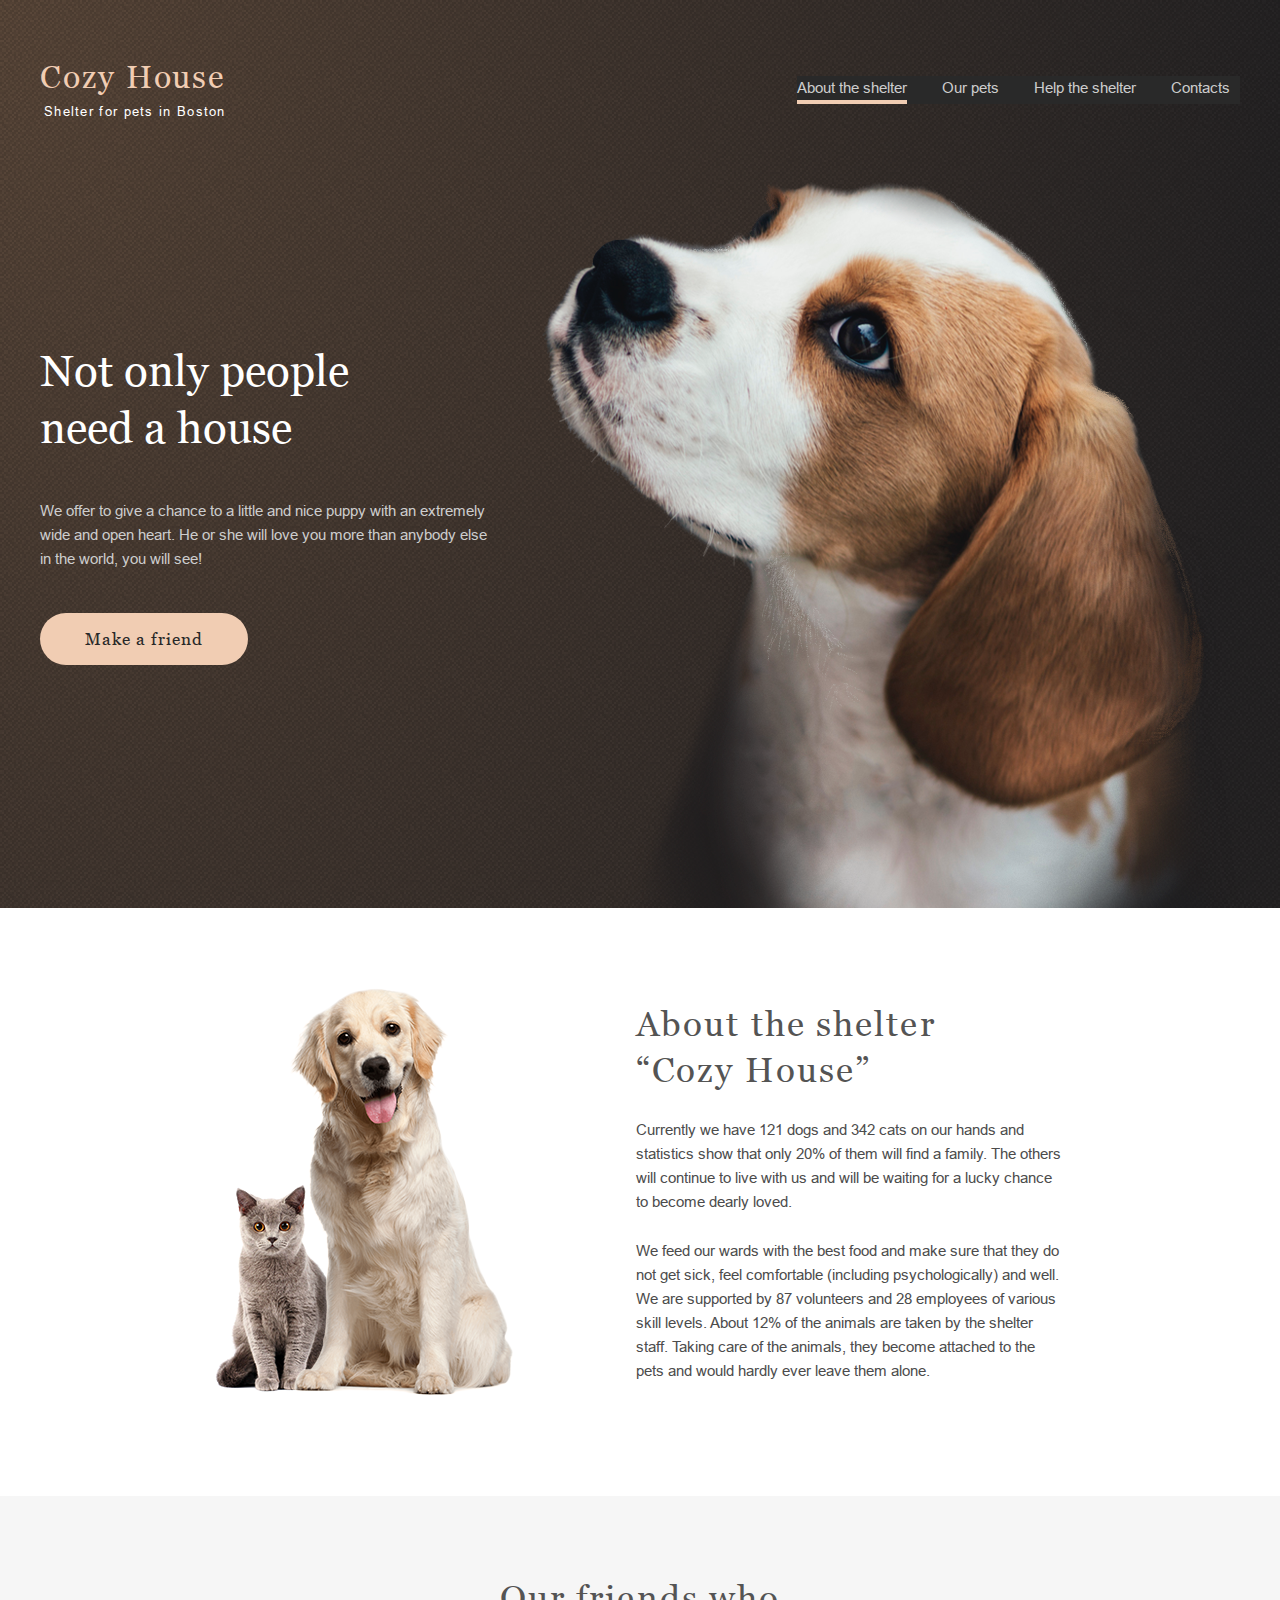
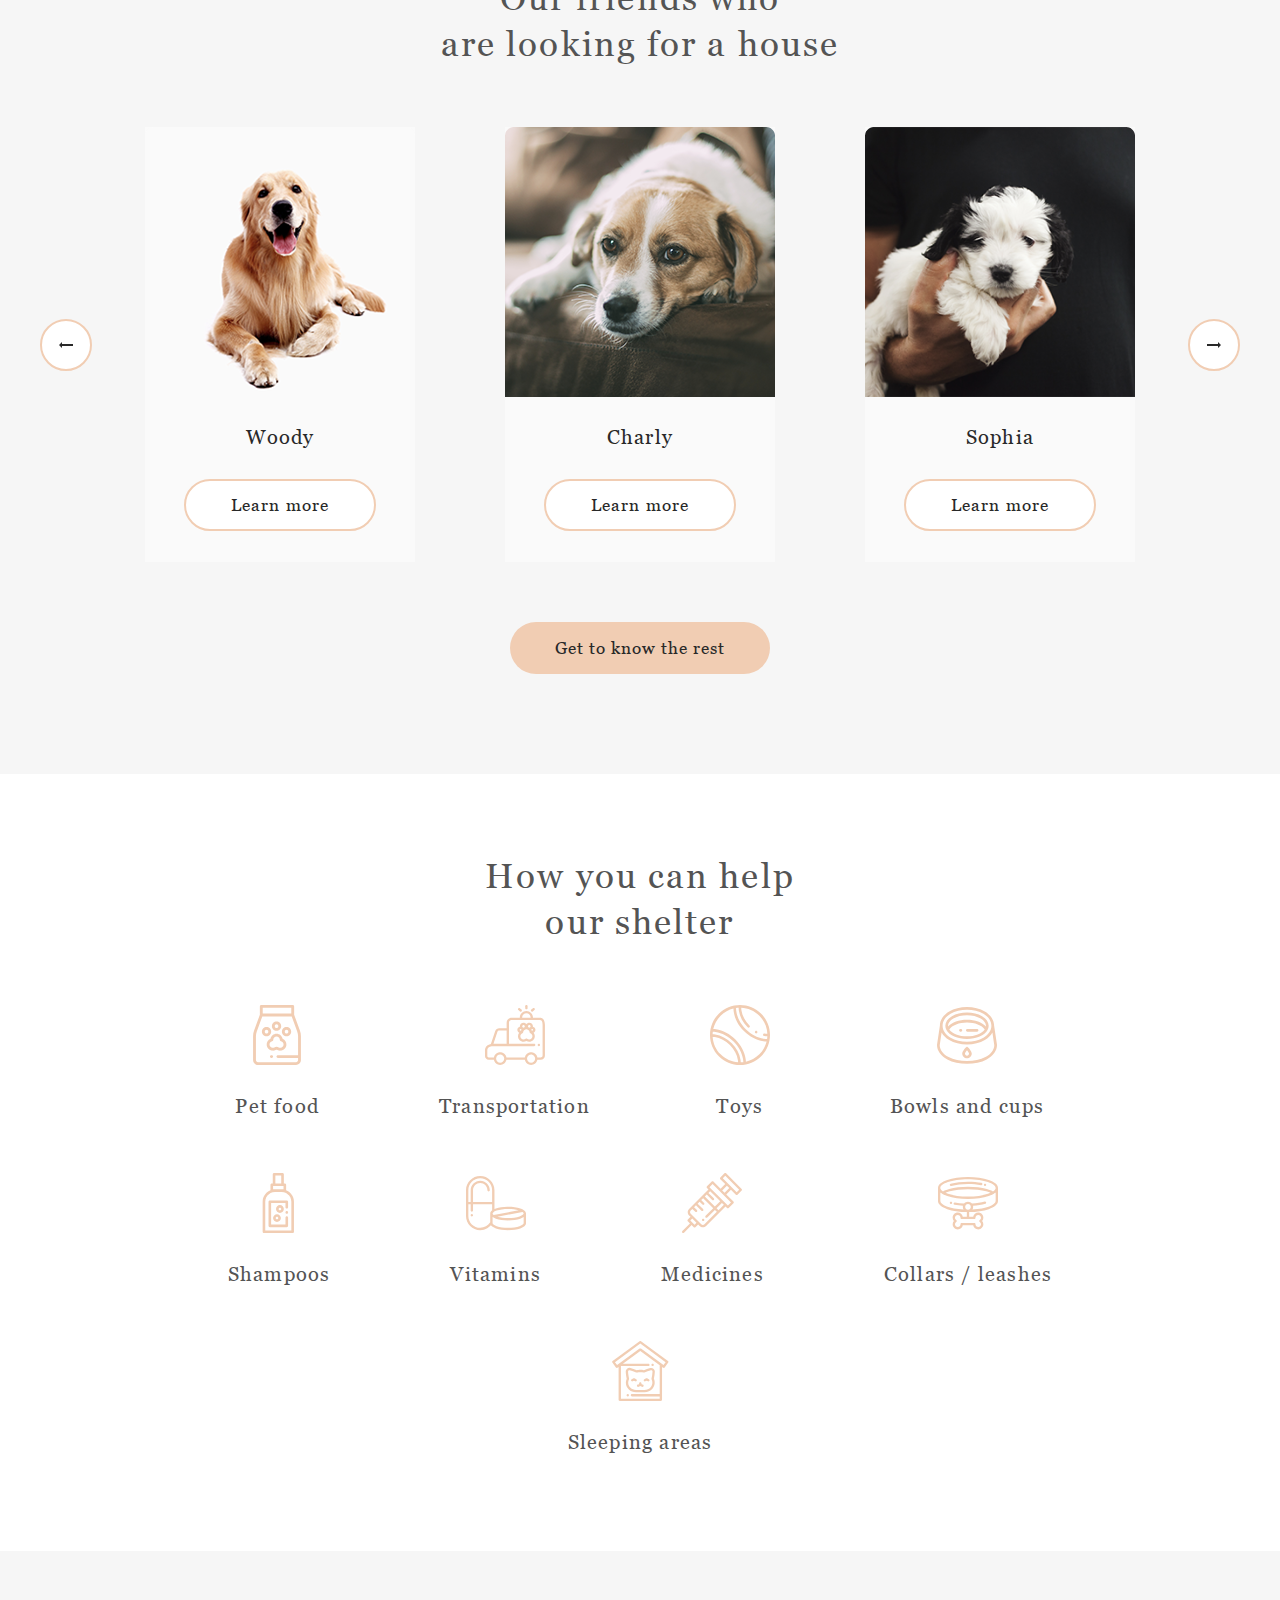
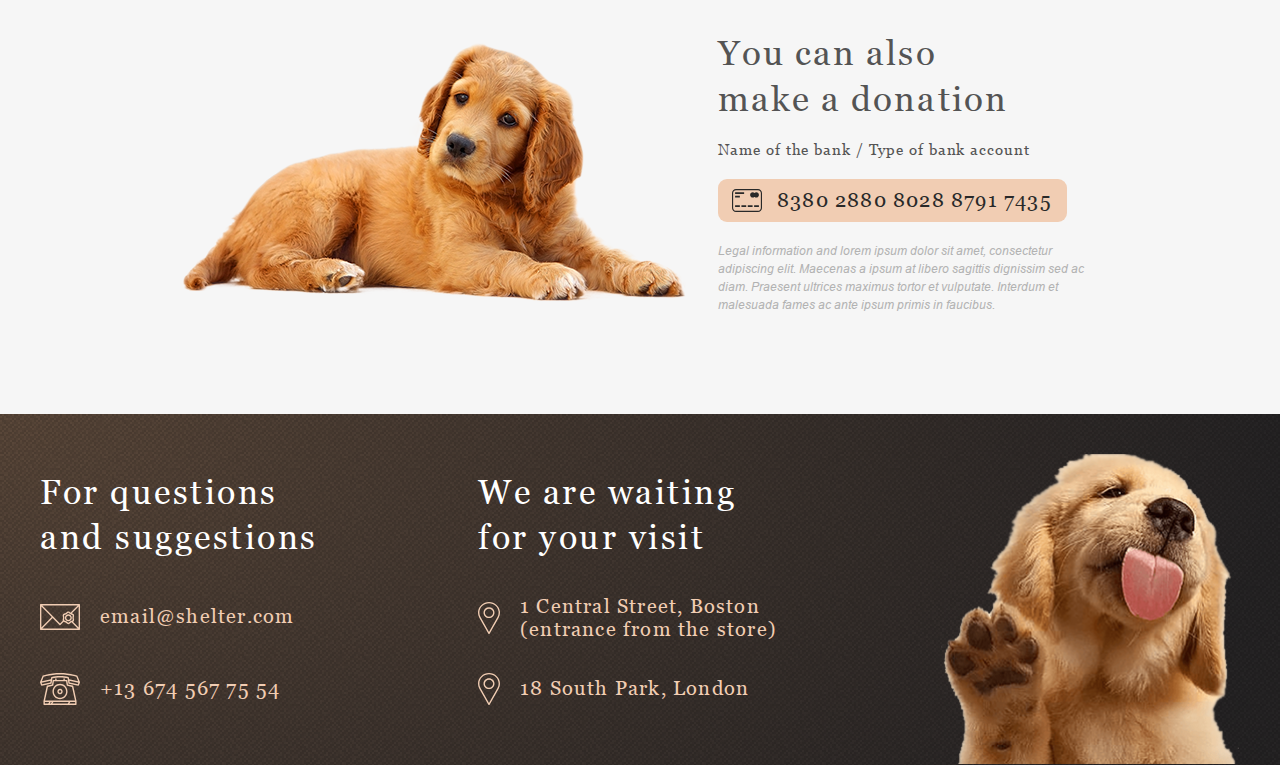
<file: index.html>
<!DOCTYPE html>
<html lang="en">

<head>
    <meta charset="UTF-8">
    <meta name="viewport" content="width=device-width, initial-scale=1.0">
    <title>Shelter</title>
    <link rel="stylesheet" href="css/normalize.css">
    <link rel="stylesheet" href="css/sass/main.css">

</head>

<body>
    <div class="main">
        <div class="background-wrapper background-wrapper_transparent">
            <div class="wrapper">
                <header class="header header_dark">
                    <div class="logo">
                        <a href="#">
                            <h1 class="logo__title">Cozy House</h1>
                            <div class="logo__subtitle">Shelter for pets in Boston</div>
                        </a>
                    </div>
                    <span class="burger">
                        <span class="burger__line"></span>
                    </span>
                    <div class="nav-menu-wrapper">
                        <ul class="nav-menu">
                        <li class="nav-menu__item nav-menu__item_active"><a class="active" href="#">About the
                                shelter</a>
                        </li>
                        <li class="nav-menu__item"><a href="pets.html">Our pets</a></li>
                        <li class="nav-menu__item"><a href="#help">Help the shelter</a></li>
                        <li class="nav-menu__item"><a href="#contacts">Contacts</a></li>
                    </ul></div>   
                </header>
                <div class="main-content">
                    <div class="main-content__text">
                        <h2>Not only people need a house</h2>
                        <p>We offer to give a chance to a little
                            and nice puppy with an extremely wide and open heart.
                            He or she will love you more than anybody else in
                            the world, you will see!</p>
                        <a href="#pets"><button class="button-primary">Make a friend</button></a>
                    </div>
                    <img class="main-content__img" src="assets/images/start-screen-puppy.png" alt="">
                </div>
            </div>
        </div>

        <div class="wrapper">
            <div class="about">
                <img src="assets/images/about-pets.png" alt="" class="about__img">

                <div class="about__text">
                    <h3>About the shelter “Cozy House”</h3>
                    <p>Currently we have 121 dogs and 342 cats on our hands and statistics show that only 20% of them
                        will
                        find a family. The others will continue to live with us and will be waiting for a lucky chance
                        to
                        become dearly loved.</p>
                    <p>We feed our wards with the best food and make sure that they do not get sick, feel comfortable
                        (including psychologically) and well. We are supported by 87 volunteers and 28 employees of
                        various
                        skill levels. About 12% of the animals are taken by the shelter staff. Taking care of the
                        animals,
                        they become attached to the pets and would hardly ever leave them alone.</p>
                </div>
            </div>
        </div>

        <div class="background-wrapper background-wrapper_light" id="pets">
            <div class="wrapper">
                <div class="pets">
                    <h3>Our friends who<br>
                        are looking for a house</h3>
                    <div class="pets-slider">
                        <button class="button button-left"><img class="arrow" src="assets/icons/Arrow.svg"
                                alt=""></button>
                        <div class="slider-container">
                            <div class="slider-wrapper"></div>
                        </div>
                        <button class="button button_right button-right"><img src="assets/icons/Arrow.svg"
                                alt=""></button>
                    </div>
                    <a href="pets.html">
                        <button class="button-primary button-primary_center">Get to know the rest</button>
                    </a>
                </div>
            </div>
        </div>

        <div class="wrapper" id="help">
            <div class="help">
                <h3>How you can help
                    our shelter</h3>
                <div class="help__list">
                    <div class="help__list-item"><img src="assets/icons/icon-pet-food.svg" alt="">
                        <h4>Pet
                            food</h4>
                    </div>
                    <div class="help__list-item"><img src="assets/icons/icon-transportation.svg" alt="">
                        <h4>
                            Transportation</h4>
                    </div>
                    <div class="help__list-item"><img src="assets/icons/icon-toys.svg" alt="">
                        <h4>
                            Toys</h4>
                    </div>
                    <div class="help__list-item"><img src="assets/icons/icon-bowls-and-cups.svg" alt="">
                        <h4>Bowls
                            and cups</h4>
                    </div>
                    <div class="help__list-item"><img src="assets/icons/icon-shampoos.svg" alt="">
                        <h4>
                            Shampoos</h4>
                    </div>
                    <div class="help__list-item"><img src="assets/icons/icon-vitamins.svg" alt="">
                        <h4>
                            Vitamins</h4>
                    </div>
                    <div class="help__list-item"><img src="assets/icons/icon-medicines.svg" alt="">
                        <h4>
                            Medicines</h4>
                    </div>
                    <div class="help__list-item"><img src="assets/icons/icon-collars-leashes.svg" alt="">
                        <h4>Collars
                            / leashes</h4>
                    </div>
                    <div class="help__list-item"><img src="assets/icons/icon-sleeping-area.svg" alt="">
                        <h4>Sleeping
                            areas</h4>
                    </div>
                </div>
            </div>
        </div>

        <div class="background-wrapper background-wrapper_light">
            <div class="wrapper">
                <div class="donation">
                    <img class="donation__img" src="assets/images/donation-dog.png" alt="">
                    <div class="donation__content">
                        <h3 class="donation__content-header">You can also make a donation</h3>
                        <h5>Name of the bank / Type of bank account</h5>
                        <button><img src="assets/icons/credit-card.svg" alt=""><a href="#">8380 2880 8028 8791 7435</a>
                        </button>
                        <p>Legal information and lorem ipsum dolor sit amet, consectetur adipiscing elit. Maecenas a
                            ipsum
                            at
                            libero
                            sagittis dignissim sed ac diam. Praesent ultrices maximus tortor et vulputate. Interdum et
                            malesuada
                            fames ac ante ipsum primis in faucibus.</p>
                    </div>
                </div>
            </div>
        </div>

        <footer class="background-wrapper background-wrapper_transparent" id="contacts">
            <div class="wrapper">
                <div class="footer-content">
                    <div class="contacts">
                        <h3>For questions and suggestions</h3>
                        <a href="mailto:email@shelter.com">
                            <div class="contacts__mail">
                                <img src="assets/icons/icon-email.svg" alt="">
                                <p>email@shelter.com</p>
                            </div>
                        </a>
                        <a href="tel:+13 674 567 75 54">
                            <div class="contacts__phone">
                                <img src="assets/icons/icon-phone.svg" alt="">
                                <p>+13 674 567 75 54</p>
                            </div>
                        </a>
                    </div>
                    <div class="locations">
                        <h3>We are waiting for your visit</h3>
                        <a
                            href="https://www.google.ru/maps/place/1+Central+St,+Boston,+MA+02109,+USA/@42.3585519,-71.056915,17z/data=!3m1!4b1!4m5!3m4!1s0x89e370868bc2ce7b:0x82fa7db94f5fea9e!8m2!3d42.3585519!4d-71.0547263?hl=en">
                            <div class="locations__boston">
                                <img src="assets/icons/icon-marker.svg" alt="">
                                <p>1 Central Street, Boston (entrance from the store)</p>
                            </div>
                        </a>
                        <a
                            href="https://www.google.ru/maps/place/18+S+Park+Rd,+London,+UK/@51.4441294,-0.2098376,17z/data=!3m1!4b1!4m5!3m4!1s0x48760f46ff61dba9:0x5696e3b778e1f425!8m2!3d51.4441261!4d-0.2076489?hl=en">
                            <div class="locations__london">
                                <img src="assets/icons/icon-marker.svg" alt="">
                                <p>18 South Park, London</p>
                            </div>
                        </a>
                    </div>
                    <img class="footer-pet" src="assets/images/footer-puppy.png" alt="">
                </div>
            </div>
        </footer>
    </div>
    <script src="js/index.js"></script>


</body>

</html>
</file>
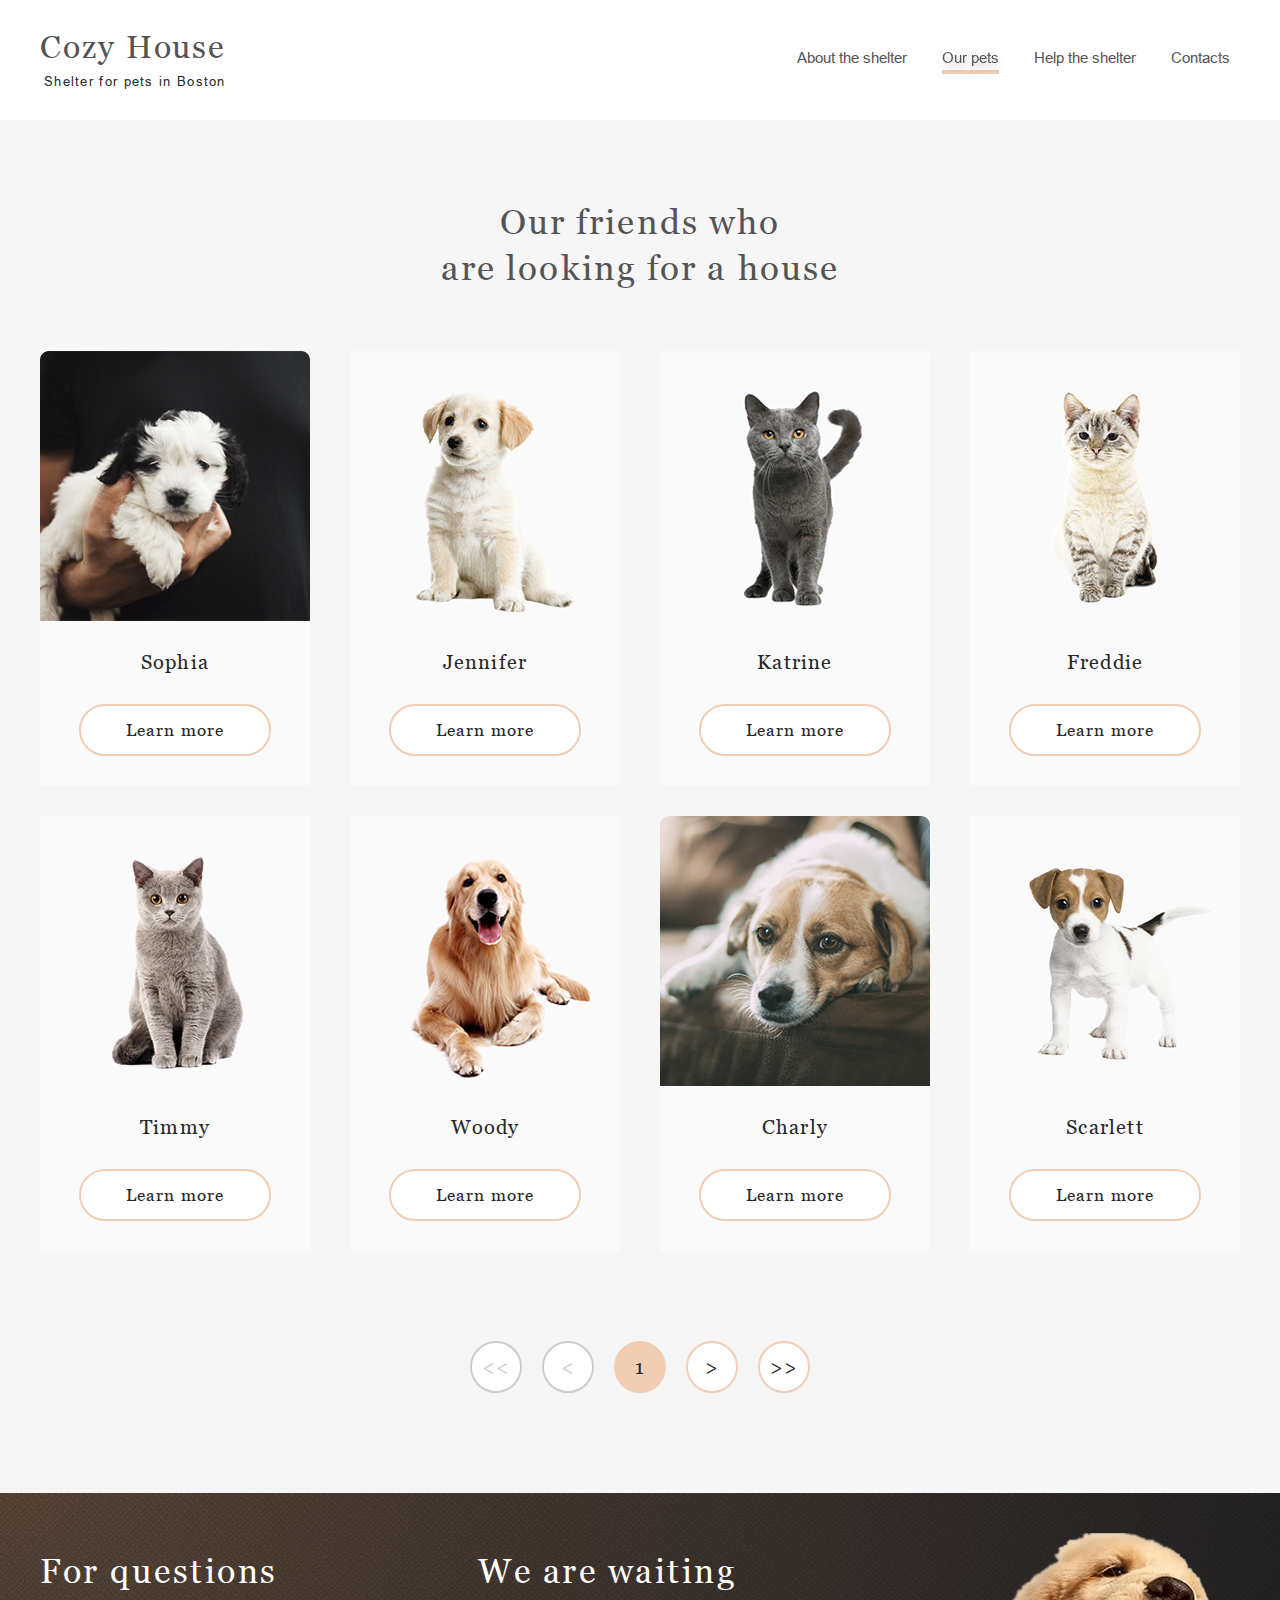
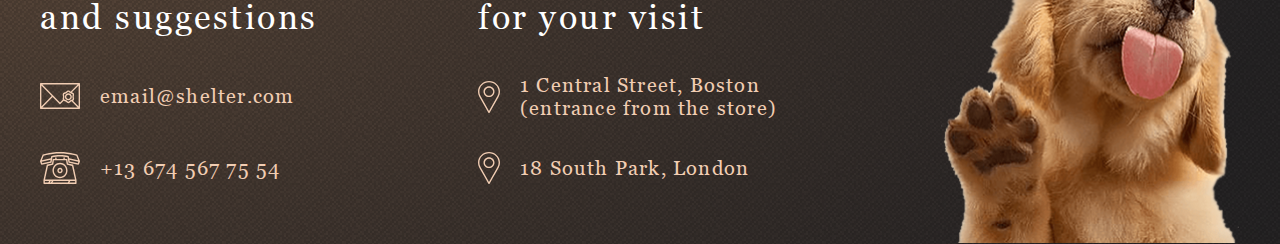
<file: pets.html>
<!DOCTYPE html>
<html lang="en">
<head>
    <meta charset="UTF-8">
    <meta name="viewport" content="width=device-width, initial-scale=1.0">
    <title>Our pets</title>
    <link rel="stylesheet" href="css/normalize.css">
    <link rel="stylesheet" href="css/sass/pets.css">

</head>
<body>
<div class="our-pets">
    <div class="wrapper-sticky">
            <div class="wrapper wrapper-active">
                <header class="header header_light">
                    <div class="logo logo_dark">
                        <a href="index.html">
                            <h1 class="logo__title">Cozy House</h1>
                            <div class="logo__subtitle">Shelter for pets in Boston</div>
                        </a>
                    </div>
                    <span class="burger">
                    <span class="burger__line"></span>
                </span>
                <div class="nav-menu-wrapper">
                    <ul class="nav-menu">
                        <li class="nav-menu__item"><a href="index.html">About the shelter</a></li>
                        <li class="nav-menu__item nav-menu__item_active"><a class="active" href="#">Our pets</a></li>
                        <li class="nav-menu__item"><a href="index.html#help">Help the shelter</a></li>
                        <li class="nav-menu__item"><a href="#contacts">Contacts</a></li>
                </ul>
            </div>
                </header>
            </div>
        </div>

    <div class="background-wrapper_light" id="pets">
        <div class="wrapper">
            <div class="pets">
                <h3 class="pets__title">Our friends who<br>
                    are looking for a house</h3>

                <div class="cards-container"></div>

                <div class="navigation">
                    <button class="button button_disable button-left-end"> <<</button>
                    <button class="button button_disable button-left"> <</button>
                    <button class="button button_fix button-counter"> 1</button>
                    <button class="button button-right"> > </button>
                    <button class="button button-right-end"> >> </button>
                </div>
            </div>
        </div>
    </div>

    <footer class="background-wrapper background-wrapper_transparent" id="contacts">
        <div class="wrapper">
            <div class="footer-content">
                <div class="contacts">
                    <h3>For questions and suggestions</h3>
                    <a href="mailto:email@shelter.com">
                        <div class="contacts__mail">
                            <img src="assets/icons/icon-email.svg" alt="">
                            <p>email@shelter.com</p>
                        </div>
                    </a>
                    <a href="tel:+13 674 567 75 54">
                        <div class="contacts__phone">
                            <img src="assets/icons/icon-phone.svg" alt="">
                            <p>+13 674 567 75 54</p>
                        </div>
                    </a>
                </div>
                <div class="locations">
                    <h3>We are waiting for your visit</h3>
                    <a href="https://www.google.ru/maps/place/1+Central+St,+Boston,+MA+02109,+USA/@42.3585519,-71.056915,17z/data=!3m1!4b1!4m5!3m4!1s0x89e370868bc2ce7b:0x82fa7db94f5fea9e!8m2!3d42.3585519!4d-71.0547263?hl=en">
                        <div class="locations__boston">
                            <img src="assets/icons/icon-marker.svg" alt="">
                            <p>1 Central Street, Boston (entrance from the store)</p>
                        </div>
                    </a>
                    <a href="https://www.google.ru/maps/place/18+S+Park+Rd,+London,+UK/@51.4441294,-0.2098376,17z/data=!3m1!4b1!4m5!3m4!1s0x48760f46ff61dba9:0x5696e3b778e1f425!8m2!3d51.4441261!4d-0.2076489?hl=en">
                        <div class="locations__london">
                            <img src="assets/icons/icon-marker.svg" alt="">
                            <p>18 South Park, London</p>
                        </div>
                    </a>
                </div>
                <img class="footer-pet" src="assets/images/footer-puppy.png" alt="">
            </div>
        </div>
    </footer>
</div>
<script src="js/index.js"></script>
</body>
</html>
</file>
<file: css/sass/main.css>
@font-face {
  font-family: "Georgia";
  font-style: normal;
  font-weight: 400;
  src: url("../../assets/fonts/Georgia.ttf") format("truetype"), url("../../assets/fonts/Georgia.woff") format("woff"), url("../../assets/fonts/Georgia.eot") format("embedded-opentype");
}

@font-face {
  font-family: "Arial";
  font-style: normal;
  font-weight: 400;
  src: url("../../assets/fonts/ArialMT.ttf") format("truetype"), url("../../assets/fonts/ArialMT.woff") format("woff"), url("../../assets/fonts/ArialMT.eot") format("embedded-opentype");
}

@font-face {
  font-family: "Arial Italic";
  font-style: normal;
  font-weight: 400;
  src: url("../../assets/fonts/Arial-ItalicMT.ttf") format("truetype"), url("../../assets/fonts/Arial-ItalicMT.woff") format("woff"), url("../../assets/fonts/Arial-ItalicMT.eot") format("embedded-opentype");
}

.button {
  width: 52px;
  height: 52px;
  border: 2px solid #F1CDB3;
  border-radius: 100px;
  display: -webkit-box;
  display: -ms-flexbox;
  display: flex;
  -webkit-box-align: center;
      -ms-flex-align: center;
          align-items: center;
  -webkit-box-pack: center;
      -ms-flex-pack: center;
          justify-content: center;
  color: #292929;
  background: #FFFFFF;
  font-family: "Georgia", serif;
  font-weight: 400;
  font-size: 20px;
  line-height: 115%;
  letter-spacing: 0.06em;
  color: #292929;
  margin: 0;
  padding: 0;
}

.button:hover {
  cursor: pointer;
  background: #FDDCC4;
}

.button-primary {
  background: #F1CDB3;
  border-style: none;
  border-radius: 100px;
  padding: 15px 45px;
  height: 52px;
  display: -webkit-box;
  display: -ms-flexbox;
  display: flex;
  -webkit-box-align: center;
      -ms-flex-align: center;
          align-items: center;
  -webkit-box-pack: center;
      -ms-flex-pack: center;
          justify-content: center;
  font-family: "Georgia", serif;
  font-weight: 400;
  font-size: 17px;
  line-height: 130%;
  letter-spacing: 0.06em;
  color: #292929;
}

.button-primary:hover {
  cursor: pointer;
  background: #FDDCC4;
}

.button-light {
  border: 2px solid #F1CDB3;
  border-radius: 100px;
  padding: 15px 45px;
  background: #FFFFFF;
  display: -webkit-box;
  display: -ms-flexbox;
  display: flex;
  -webkit-box-align: center;
      -ms-flex-align: center;
          align-items: center;
  -webkit-box-pack: center;
      -ms-flex-pack: center;
          justify-content: center;
  height: 52px;
  font-family: "Georgia", serif;
  font-weight: 400;
  font-size: 17px;
  line-height: 130%;
  letter-spacing: 0.06em;
  color: #292929;
}

.button-light:hover {
  cursor: pointer;
  background: #FDDCC4;
}

.button_disable {
  color: #CDCDCD;
  border: 2px solid #CDCDCD;
}

.button_disable:hover {
  cursor: auto;
  background: #FFFFFF;
}

.button_fix {
  background: #F1CDB3;
}

.button_fix:hover {
  cursor: auto;
  background: #F1CDB3;
}

.button_right {
  -webkit-transform: rotate(180deg);
          transform: rotate(180deg);
}

.logo {
  width: 186px;
  height: 60px;
}

.logo__title {
  margin: 0;
  font-family: "Georgia", serif;
  font-weight: 400;
  font-size: 32px;
  line-height: 35.2px;
  letter-spacing: 0.06em;
  color: #F1CDB3;
}

.logo__subtitle {
  margin-top: 9px;
  margin-left: 4px;
  font-family: "Arial", sans-serif;
  font-weight: 400;
  font-size: 13px;
  line-height: 15px;
  letter-spacing: 0.1em;
  color: #FFFFFF;
}

.logo_dark .logo__title {
  color: #545454;
}

.logo_dark .logo__subtitle {
  color: #292929;
}

* {
  -webkit-box-sizing: border-box;
          box-sizing: border-box;
  margin: 0;
  text-decoration: none;
  color: #292929;
  padding: 0;
}

.main {
  display: -webkit-box;
  display: -ms-flexbox;
  display: flex;
  -webkit-box-orient: vertical;
  -webkit-box-direction: normal;
      -ms-flex-direction: column;
          flex-direction: column;
  -webkit-box-align: start;
      -ms-flex-align: start;
          align-items: start;
}

h3 {
  font-family: "Georgia", serif;
  font-weight: 400;
  font-size: 35px;
  line-height: 130%;
  letter-spacing: 0.06em;
  color: #545454;
}

@media (max-width: 767px) {
  h3 {
    font-family: "Georgia", serif;
    font-weight: 400;
    font-size: 25px;
    line-height: 32.5px;
    letter-spacing: 0.06em;
    color: #545454;
  }
}

.background-wrapper {
  width: 100%;
}

.background-wrapper_transparent {
  background-image: url(../../assets/images/noise_lines_transparent@2X.png), radial-gradient(100% 215.42% at 0% 0%, #5B483A 0%, #262425 100%);
}

.background-wrapper_light {
  background-color: #F6F6F6;
}

.wrapper {
  margin: 0 auto;
  width: 1200px;
}

@media (max-width: 1279px) {
  .wrapper {
    width: 100%;
    padding: 0 30px;
  }
}

@media (max-width: 767px) {
  .wrapper {
    padding: 0 10px;
  }
}

.header {
  display: -webkit-box;
  display: -ms-flexbox;
  display: flex;
  -webkit-box-align: center;
      -ms-flex-align: center;
          align-items: center;
  -webkit-box-pack: justify;
      -ms-flex-pack: justify;
          justify-content: space-between;
}

.header_dark {
  padding-top: 60px;
}

@media (max-width: 1279px) {
  .header_dark {
    padding-top: 30px;
  }
}

.header_dark .nav-menu-wrapper {
  background-color: #292929;
}

.header_dark .nav-menu__item a {
  font-family: "Arial", sans-serif;
  font-weight: 400;
  font-size: 15px;
  line-height: 160%;
  letter-spacing: normal;
  color: #CDCDCD;
}

.header_dark .nav-menu__item a:hover {
  color: #FAFAFA;
}

.header_dark .nav-menu_burger .nav-menu__item a {
  font-family: "Arial", sans-serif;
  font-weight: 400;
  font-size: 32px;
  line-height: 51px;
  letter-spacing: normal;
  color: #FAFAFA;
}

.header_light {
  padding: 30px 0;
  background: #FFFFFF;
}

.header_light .nav-menu-wrapper {
  background-color: #FFFFFF;
}

.header_light .nav-menu__item .active {
  color: #545454;
  -webkit-filter: drop-shadow(0px 4px 4px rgba(0, 0, 0, 0.25));
          filter: drop-shadow(0px 4px 4px rgba(0, 0, 0, 0.25));
}

.header_light .nav-menu__item a {
  font-family: "Arial", sans-serif;
  font-weight: 400;
  font-size: 15px;
  line-height: 160%;
  letter-spacing: normal;
  color: #545454;
}

.header_light .nav-menu__item a:hover {
  color: #292929;
}

.header_light .nav-menu_burger .nav-menu__item a {
  font-family: "Arial", sans-serif;
  font-weight: 400;
  font-size: 32px;
  line-height: 51px;
  letter-spacing: normal;
  color: #292929;
}

@media (max-width: 767px) {
  .header {
    padding-right: 43px;
    -webkit-box-pack: end;
        -ms-flex-pack: end;
            justify-content: flex-end;
    position: relative;
  }
  .header .logo {
    position: relative;
    margin-right: 41px;
    width: 186px;
    z-index: 1600;
  }
}

.header .nav-menu {
  width: 443px;
  display: -webkit-box;
  display: -ms-flexbox;
  display: flex;
}

@media (max-width: 767px) {
  .header .nav-menu {
    display: none;
  }
}

.header .nav-menu__item {
  margin-left: 35px;
  list-style: none;
}

.header .nav-menu__item_active {
  border-bottom: 4px #F1CDB3 solid;
}

.header .nav-menu__item:first-child {
  margin-left: 0;
}

.header .nav-menu-wrapper {
  right: -320px;
}

.header .nav-menu-wrapper_open {
  -webkit-animation-name: burger-open;
          animation-name: burger-open;
  -webkit-animation-duration: 1s;
          animation-duration: 1s;
  position: fixed;
  top: 0;
  bottom: 0;
  width: 320px;
  height: 100%;
  right: 0;
  display: -webkit-box;
  display: -ms-flexbox;
  display: flex;
  -webkit-box-orient: vertical;
  -webkit-box-direction: normal;
      -ms-flex-direction: column;
          flex-direction: column;
  -webkit-box-pack: center;
      -ms-flex-pack: center;
          justify-content: center;
  z-index: 1500;
}

.header .nav-menu-wrapper_close {
  -webkit-animation-name: burger-close;
          animation-name: burger-close;
  -webkit-animation-duration: 1s;
          animation-duration: 1s;
}

.header .nav-menu_burger {
  width: 320px;
  position: relative;
  -webkit-transition-duration: 1s;
          transition-duration: 1s;
  display: -webkit-box;
  display: -ms-flexbox;
  display: flex;
  -webkit-box-orient: vertical;
  -webkit-box-direction: normal;
      -ms-flex-direction: column;
          flex-direction: column;
  -webkit-box-align: center;
      -ms-flex-align: center;
          align-items: center;
  text-align: center;
}

.header .nav-menu_burger .nav-menu__item {
  margin: 0 0 40px;
  width: 243px;
}

@-webkit-keyframes burger-open {
  from {
    right: -320px;
  }
  to {
    right: 0;
  }
}

@keyframes burger-open {
  from {
    right: -320px;
  }
  to {
    right: 0;
  }
}

@-webkit-keyframes burger-close {
  from {
    right: 0;
  }
  to {
    right: -320px;
  }
}

@keyframes burger-close {
  from {
    right: 0;
  }
  to {
    right: -320px;
  }
}

.burger__line, .burger:before, .burger:after {
  content: "";
  display: none;
  position: absolute;
  background-color: #F1CDB3;
  width: 100%;
  height: 2px;
}

@media (max-width: 767px) {
  .burger__line, .burger:before, .burger:after {
    display: inline-block;
  }
}

.burger {
  -webkit-transition-duration: .5s;
          transition-duration: .5s;
  display: none;
  position: relative;
  width: 30px;
  height: 22px;
  z-index: 1600;
}

.burger__line {
  top: calc(50% - 1px);
}

.burger:before {
  top: 0;
  left: 0;
}

.burger:after {
  bottom: 0;
  left: 0;
}

.burger_active {
  -webkit-transition-duration: .5s;
          transition-duration: .5s;
  -webkit-transform: rotate(90deg);
          transform: rotate(90deg);
}

@media (max-width: 767px) {
  .burger {
    display: block;
  }
}

@-webkit-keyframes modal-animation-open {
  from {
    -webkit-transform: scale(0%);
            transform: scale(0%);
  }
  to {
    -webkit-transform: none;
            transform: none;
  }
}

@keyframes modal-animation-open {
  from {
    -webkit-transform: scale(0%);
            transform: scale(0%);
  }
  to {
    -webkit-transform: none;
            transform: none;
  }
}

@-webkit-keyframes modal-animation-close {
  to {
    -webkit-transform: scale(0%);
            transform: scale(0%);
  }
}

@keyframes modal-animation-close {
  to {
    -webkit-transform: scale(0%);
            transform: scale(0%);
  }
}

.close {
  -webkit-animation-name: modal-animation-close;
          animation-name: modal-animation-close;
  -webkit-animation-duration: .5s;
          animation-duration: .5s;
}

.open {
  -webkit-animation-name: modal-animation-open;
          animation-name: modal-animation-open;
  -webkit-animation-duration: .5s;
          animation-duration: .5s;
}

.overlay {
  position: fixed;
  top: 0;
  right: 0;
  bottom: 0;
  left: 0;
  background: rgba(41, 41, 41, 0.6);
  z-index: 1050;
  display: -webkit-box;
  display: -ms-flexbox;
  display: flex;
  -webkit-box-orient: vertical;
  -webkit-box-direction: normal;
      -ms-flex-direction: column;
          flex-direction: column;
  -webkit-box-pack: center;
      -ms-flex-pack: center;
          justify-content: center;
  -webkit-box-align: center;
      -ms-flex-align: center;
          align-items: center;
}

.overlay:hover {
  cursor: pointer;
}

.modal {
  position: relative;
  width: 900px;
  background-color: #FAFAFA;
  border-radius: 5px;
  -webkit-box-shadow: 0px 2px 35px 14px rgba(13, 13, 13, 0.04);
          box-shadow: 0px 2px 35px 14px rgba(13, 13, 13, 0.04);
  display: -webkit-box;
  display: -ms-flexbox;
  display: flex;
  -webkit-column-gap: 29px;
          column-gap: 29px;
}

.modal:hover {
  cursor: auto;
}

.modal .modal-img {
  width: 500px;
  height: -webkit-max-content;
  height: -moz-max-content;
  height: max-content;
}

.modal .modal-content {
  width: 351px;
  padding: 50px 0;
  position: relative;
  display: -webkit-box;
  display: -ms-flexbox;
  display: flex;
  -webkit-box-orient: vertical;
  -webkit-box-direction: normal;
      -ms-flex-direction: column;
          flex-direction: column;
  -webkit-box-align: start;
      -ms-flex-align: start;
          align-items: flex-start;
}

.modal .modal-content__title {
  color: black;
}

.modal .modal-content__subtitle {
  margin-top: 10px;
  font-family: "Georgia", serif;
  font-weight: 400;
  font-size: 20px;
  line-height: 23px;
  letter-spacing: 0.06em;
  color: black;
}

.modal .modal-content__description {
  margin: 40px 0;
  font-family: "Georgia", serif;
  font-weight: 400;
  font-size: 15px;
  line-height: 16.5px;
  letter-spacing: 0.06em;
  color: black;
}

.modal .modal-content__list {
  font-family: "Georgia", serif;
  font-weight: 400;
  font-size: 15px;
  line-height: 16.5px;
  letter-spacing: 0.06em;
  color: black;
}

.modal .modal-content__list li {
  list-style: none inside;
  margin-bottom: 10px;
  display: -webkit-box;
  display: -ms-flexbox;
  display: flex;
  -webkit-box-align: center;
      -ms-flex-align: center;
          align-items: center;
}

.modal .modal-content__list li:before {
  content: '';
  margin-right: 10px;
  width: 4px;
  height: 4px;
  background: url("../../assets/icons/dot.png");
}

@media (max-width: 1279px) {
  .modal {
    width: 630px;
    -webkit-column-gap: 11px;
            column-gap: 11px;
  }
  .modal .modal-img {
    width: 350px;
  }
  .modal .modal-content {
    width: 260px;
    padding: 10px 0;
  }
  .modal .modal-content__description {
    margin: 20px 0;
  }
  .modal .modal-content__list li {
    margin-bottom: 6px;
  }
}

@media (max-width: 767px) {
  .modal {
    width: 240px;
    -webkit-box-pack: center;
        -ms-flex-pack: center;
            justify-content: center;
  }
  .modal .modal-img {
    display: none;
  }
  .modal .modal-content {
    width: 220px;
    display: -webkit-box;
    display: -ms-flexbox;
    display: flex;
    -webkit-box-orient: vertical;
    -webkit-box-direction: normal;
        -ms-flex-direction: column;
            flex-direction: column;
  }
  .modal .modal-content__title {
    margin: 0 auto;
    font-family: "Georgia", serif;
    font-weight: 400;
    font-size: 35px;
    line-height: 45.5px;
    letter-spacing: 0.06em;
    color: black;
  }
  .modal .modal-content__subtitle {
    margin: 10px auto 0;
  }
  .modal .modal-content__description {
    text-align: justify;
    margin: 20px 0 24px;
    font-family: "Georgia", serif;
    font-weight: 400;
    font-size: 13px;
    line-height: 14.3px;
    letter-spacing: 0.06em;
    color: black;
  }
}

.modal__close-icon {
  position: absolute;
  left: 890px;
  top: -52px;
  width: 52px;
  height: 52px;
}

.modal__close-icon:hover {
  cursor: pointer;
}

@media (max-width: 1279px) {
  .modal__close-icon {
    left: 621px;
  }
}

@media (max-width: 767px) {
  .modal__close-icon {
    left: 218px;
  }
}

.main-content {
  margin-top: 60px;
  display: -webkit-box;
  display: -ms-flexbox;
  display: flex;
  -webkit-box-pack: justify;
      -ms-flex-pack: justify;
          justify-content: space-between;
}

.main-content__text {
  width: 460px;
  padding-top: 163px;
}

.main-content__text h2 {
  margin: 0;
  width: 84%;
  font-family: "Georgia", serif;
  font-weight: 400;
  font-size: 44px;
  line-height: 57px;
  letter-spacing: normal;
  color: #FFFFFF;
}

.main-content__text p {
  margin: 42px 0;
  font-family: "Arial", sans-serif;
  font-weight: 400;
  font-size: 15px;
  line-height: 160%;
  letter-spacing: normal;
  color: #CDCDCD;
}

.main-content__img {
  width: 698px;
  height: -webkit-max-content;
  height: -moz-max-content;
  height: max-content;
}

@media (max-width: 1279px) {
  .main-content {
    -ms-flex-wrap: wrap;
        flex-wrap: wrap;
    -webkit-box-pack: center;
        -ms-flex-pack: center;
            justify-content: center;
    margin: 0;
  }
  .main-content__text {
    padding: 60px 0 100px;
  }
  .main-content__img {
    width: calc(139px + 569px);
    padding-left: 139px;
  }
  .main-content button {
    margin: 0 auto;
  }
}

@media (max-width: 767px) {
  .main-content {
    margin: 0 auto;
    width: 300px;
    -webkit-box-pack: center;
        -ms-flex-pack: center;
            justify-content: center;
    text-align: center;
  }
  .main-content__text {
    width: 100%;
    padding-bottom: 105px;
  }
  .main-content h2 {
    margin: 0 auto;
    font-family: "Georgia", serif;
    font-weight: 400;
    font-size: 25px;
    line-height: 32.5px;
    letter-spacing: 0.06em;
    color: #FFFFFF;
  }
  .main-content img {
    width: 300px;
    padding-left: 40px;
  }
}

.about {
  display: -webkit-box;
  display: -ms-flexbox;
  display: flex;
  -ms-flex-wrap: wrap-reverse;
      flex-wrap: wrap-reverse;
  -webkit-box-pack: justify;
      -ms-flex-pack: justify;
          justify-content: space-between;
  width: 71%;
  margin: 0 auto;
}

.about__text {
  width: 430px;
  padding-top: 94px;
}

.about__text h3 {
  width: 85%;
}

.about__text p {
  font-family: "Arial", sans-serif;
  font-weight: 400;
  font-size: 15px;
  line-height: 160%;
  letter-spacing: normal;
  color: #4C4C4C;
  margin: 25px 0;
}

.about__img {
  padding: 80px 0 100px;
}

@media (max-width: 1279px) {
  .about__img {
    padding-top: 55px;
    padding-bottom: 98px;
  }
}

@media (max-width: 1279px) {
  .about {
    -webkit-box-pack: center;
        -ms-flex-pack: center;
            justify-content: center;
  }
  .about__text {
    padding-top: 80px;
  }
}

@media (max-width: 767px) {
  .about {
    width: 270px;
  }
  .about__text {
    text-align: center;
    padding-top: 42px;
  }
  .about__text h3 {
    width: 100%;
    margin-bottom: 25px;
  }
  .about__text p {
    font-family: "Arial", sans-serif;
    font-weight: 400;
    font-size: 15px;
    line-height: 24px;
    letter-spacing: normal;
    color: #4C4C4C;
    margin: 0 0 22px;
    text-align: justify;
  }
  .about__img {
    width: 260px;
    padding: 20px 0 40px;
  }
}

.pets {
  margin: 80px 0 100px 0;
}

.pets h3 {
  margin: 0 auto;
  width: 85%;
  text-align: center;
}

.pets .button-primary_center {
  margin: 0 auto;
}

.pets .pets-slider {
  padding: 60px 0;
  display: -webkit-box;
  display: -ms-flexbox;
  display: flex;
  -webkit-box-align: center;
      -ms-flex-align: center;
          align-items: center;
  -webkit-box-pack: justify;
      -ms-flex-pack: justify;
          justify-content: space-between;
}

.pets .pets-slider .slider-container {
  width: 990px;
  height: 435px;
  overflow: hidden;
}

.pets .pets-slider .slider-wrapper {
  display: -webkit-box;
  display: -ms-flexbox;
  display: flex;
  position: relative;
  left: 0;
}

.pets .pets-slider .slider-item {
  display: -webkit-box;
  display: -ms-flexbox;
  display: flex;
  -webkit-column-gap: 90px;
          column-gap: 90px;
  position: absolute;
}

.pets .pets-slider .slider-item_left {
  display: -webkit-box;
  display: -ms-flexbox;
  display: flex;
  -webkit-column-gap: 90px;
          column-gap: 90px;
  position: absolute;
  left: -990px;
}

.pets .pets-slider .slider-item_right {
  display: -webkit-box;
  display: -ms-flexbox;
  display: flex;
  -webkit-column-gap: 90px;
          column-gap: 90px;
  position: absolute;
  left: 990px;
}

.pets .pets-slider__card {
  margin: 0;
  width: 270px;
  height: 435px;
  background: #FAFAFA;
  font-family: "Georgia", serif;
  font-weight: 400;
  font-size: 20px;
  line-height: 23px;
  letter-spacing: 0.06em;
  color: #545454;
  text-align: center;
}

.pets .pets-slider__card p {
  margin: 24px 0;
}

.pets .pets-slider__card button {
  margin: 30px auto;
}

.pets .pets-slider__card:hover {
  cursor: pointer;
  background: #FFFFFF;
}

.pets .pets-slider__card:hover button {
  background: #FDDCC4;
}

@media (max-width: 1279px) {
  .pets .pets-slider .slider-container {
    width: 580px;
  }
  .pets .pets-slider .slider-wrapper {
    -webkit-box-pack: center;
        -ms-flex-pack: center;
            justify-content: center;
    -webkit-column-gap: 40px;
            column-gap: 40px;
  }
}

@media (max-width: 767px) {
  .pets {
    margin: 0 auto;
    padding: 42px 0;
    width: 300px;
  }
  .pets h3 {
    width: 100%;
  }
  .pets .pets-slider {
    -webkit-box-pack: center;
        -ms-flex-pack: center;
            justify-content: center;
    position: relative;
    padding: 42px 0 114px;
  }
  .pets .pets-slider .button-left {
    position: absolute;
    bottom: 42px;
    left: 58px;
  }
  .pets .pets-slider .button-right {
    position: absolute;
    bottom: 42px;
    left: 190px;
  }
  .pets .pets-slider__card:nth-of-type(2) {
    display: none;
  }
}

.help {
  padding-top: 80px;
}

.help h3 {
  margin: 0 auto;
  width: 31%;
  text-align: center;
}

@media (max-width: 1279px) {
  .help h3 {
    width: 45%;
  }
}

@media (max-width: 767px) {
  .help h3 {
    width: 80%;
  }
}

.help .help__list {
  padding: 60px 85px 97px;
  display: -webkit-box;
  display: -ms-flexbox;
  display: flex;
  -ms-flex-wrap: wrap;
      flex-wrap: wrap;
  -webkit-box-pack: center;
      -ms-flex-pack: center;
          justify-content: center;
  -webkit-column-gap: 120px;
          column-gap: 120px;
  row-gap: 55px;
}

.help .help__list .help__list-item {
  display: -webkit-box;
  display: -ms-flexbox;
  display: flex;
  -webkit-box-align: center;
      -ms-flex-align: center;
          align-items: center;
  -webkit-box-pack: center;
      -ms-flex-pack: center;
          justify-content: center;
  -webkit-box-orient: vertical;
  -webkit-box-direction: normal;
      -ms-flex-direction: column;
          flex-direction: column;
}

.help .help__list .help__list-item h4 {
  margin-top: 30px;
  font-family: "Georgia", serif;
  font-weight: 400;
  font-size: 20px;
  line-height: 23px;
  letter-spacing: 0.06em;
  color: #545454;
}

@media (max-width: 1279px) {
  .help .help__list {
    padding: 60px 39px 100px;
    -webkit-column-gap: 60px;
            column-gap: 60px;
  }
  .help .help__list .help__list-item {
    width: 170px;
  }
}

@media (max-width: 767px) {
  .help .help__list {
    margin: 0 auto;
    padding: 42px 0;
    width: 290px;
    -webkit-box-pack: start;
        -ms-flex-pack: start;
            justify-content: start;
    -webkit-column-gap: 30px;
            column-gap: 30px;
  }
  .help .help__list .help__list-item {
    width: 130px;
  }
  .help .help__list .help__list-item img {
    width: 50px;
    height: 50px;
  }
  .help .help__list .help__list-item h4 {
    margin-top: 20px;
    font-family: "Georgia", serif;
    font-weight: 400;
    font-size: 15px;
    line-height: 16.5px;
    letter-spacing: 0.06em;
    color: #545454;
  }
}

@media (max-width: 767px) {
  .help {
    padding-top: 42px;
  }
  .help .help__list {
    gap: 30px;
  }
}

.donation {
  width: 77%;
  margin: 0 auto;
  display: -webkit-box;
  display: -ms-flexbox;
  display: flex;
  -webkit-box-align: start;
      -ms-flex-align: start;
          align-items: start;
  -ms-flex-wrap: wrap-reverse;
      flex-wrap: wrap-reverse;
  -webkit-box-pack: center;
      -ms-flex-pack: center;
          justify-content: center;
}

.donation__img {
  padding: 91px 30px 0 0;
  height: -webkit-max-content;
  height: -moz-max-content;
  height: max-content;
}

.donation__content {
  padding: 80px 0 100px;
  width: 380px;
}

.donation__content .donation__content-header {
  margin: 0;
  width: 83%;
}

.donation__content h5 {
  font-family: "Georgia", serif;
  font-weight: 400;
  font-size: 15px;
  line-height: 110%;
  letter-spacing: 0.06em;
  color: #545454;
  margin-top: 20px;
  margin-bottom: 20px;
}

@media (max-width: 1279px) {
  .donation__content h5 {
    margin-top: 19px;
  }
}

.donation__content p {
  margin-top: 20px;
  font-family: "Arial Italic", sans-serif;
  font-style: italic;
  font-weight: 400;
  font-size: 12px;
  line-height: 18px;
  color: #B2B2B2;
}

.donation__content button {
  background: #F1CDB3;
  border-style: none;
  border-radius: 9px;
  width: 349px;
  height: 43px;
  display: -webkit-box;
  display: -ms-flexbox;
  display: flex;
  -webkit-box-align: center;
      -ms-flex-align: center;
          align-items: center;
  -webkit-box-pack: center;
      -ms-flex-pack: center;
          justify-content: center;
  font-family: "Georgia", serif;
  font-weight: 400;
  font-size: 20px;
  line-height: 115%;
  letter-spacing: 0.06em;
  color: #545454;
}

.donation__content button img {
  margin-right: 15px;
}

.donation__content button:hover {
  cursor: pointer;
  background: #FDDCC4;
}

@media (max-width: 1279px) {
  .donation__content {
    padding-bottom: 60px;
  }
  .donation__img {
    padding: 0 0 100px;
  }
}

@media (max-width: 767px) {
  .donation {
    width: 74%;
  }
  .donation__img {
    padding-bottom: 42px;
    width: 260px;
  }
  .donation__content {
    padding: 42px 0;
    width: 300px;
    text-align: center;
    display: -webkit-box;
    display: -ms-flexbox;
    display: flex;
    -webkit-box-orient: vertical;
    -webkit-box-direction: normal;
        -ms-flex-direction: column;
            flex-direction: column;
    -webkit-box-align: center;
        -ms-flex-align: center;
            align-items: center;
  }
  .donation__content .donation__content-header {
    text-align: center;
    width: 75%;
  }
  .donation__content h5 {
    line-height: 160%;
    letter-spacing: 0.1px;
  }
  .donation__content p {
    width: 280px;
    text-align: justify;
  }
  .donation__content button {
    width: 281px;
    font-family: "Georgia", serif;
    font-weight: 400;
    font-size: 15px;
    line-height: 110%;
    letter-spacing: 0.06em;
    color: #545454;
  }
}

.footer-content {
  display: -webkit-box;
  display: -ms-flexbox;
  display: flex;
  -ms-flex-wrap: wrap;
      flex-wrap: wrap;
  -webkit-box-pack: justify;
      -ms-flex-pack: justify;
          justify-content: space-between;
}

.footer-content h3 {
  font-family: "Georgia", serif;
  font-weight: 400;
  font-size: 34px;
  line-height: 45.5px;
  letter-spacing: 2.5px;
  color: #FFFFFF;
}

.footer-content p {
  font-family: "Georgia", serif;
  font-weight: 400;
  font-size: 20px;
  line-height: 115%;
  letter-spacing: 0.06em;
  color: #F1CDB3;
}

.footer-content .footer-pet {
  width: 300px;
  height: 350px;
  padding-top: 40px;
}

.footer-content .contacts {
  width: 278px;
  padding: 56px 0 60px;
}

.footer-content .contacts__mail {
  margin: 40px 0;
  display: -webkit-box;
  display: -ms-flexbox;
  display: flex;
  -webkit-box-align: center;
      -ms-flex-align: center;
          align-items: center;
  -webkit-box-pack: center;
      -ms-flex-pack: center;
          justify-content: center;
  -webkit-box-pack: start;
      -ms-flex-pack: start;
          justify-content: start;
}

.footer-content .contacts__mail img {
  margin-right: 20px;
}

.footer-content .contacts__phone {
  display: -webkit-box;
  display: -ms-flexbox;
  display: flex;
  -webkit-box-align: center;
      -ms-flex-align: center;
          align-items: center;
  -webkit-box-pack: center;
      -ms-flex-pack: center;
          justify-content: center;
  -webkit-box-pack: start;
      -ms-flex-pack: start;
          justify-content: start;
}

.footer-content .contacts__phone img {
  margin-right: 20px;
}

.footer-content .locations {
  width: 302px;
  padding: 56px 0 60px;
}

.footer-content .locations .locations__boston {
  margin: 34px 0 32px;
  display: -webkit-box;
  display: -ms-flexbox;
  display: flex;
  -webkit-box-align: center;
      -ms-flex-align: center;
          align-items: center;
  -webkit-box-pack: center;
      -ms-flex-pack: center;
          justify-content: center;
  -webkit-box-pack: start;
      -ms-flex-pack: start;
          justify-content: start;
}

.footer-content .locations .locations__boston img {
  margin-right: 20px;
}

.footer-content .locations .locations__london {
  display: -webkit-box;
  display: -ms-flexbox;
  display: flex;
  -webkit-box-align: center;
      -ms-flex-align: center;
          align-items: center;
  -webkit-box-pack: center;
      -ms-flex-pack: center;
          justify-content: center;
  -webkit-box-pack: start;
      -ms-flex-pack: start;
          justify-content: start;
}

.footer-content .locations .locations__london img {
  margin-right: 20px;
}

@media (max-width: 1279px) {
  .footer-content {
    -webkit-box-pack: center;
        -ms-flex-pack: center;
            justify-content: center;
    -webkit-column-gap: 60px;
            column-gap: 60px;
  }
  .footer-content .contacts {
    padding: 30px 0 65px;
  }
  .footer-content .locations {
    padding: 30px 0 65px;
  }
  .footer-content .footer-pet {
    height: 310px;
    padding: 0;
  }
}

@media (max-width: 767px) {
  .footer-content {
    margin: 0 auto;
    width: 300px;
    -webkit-box-pack: center;
        -ms-flex-pack: center;
            justify-content: center;
  }
  .footer-content h3 {
    margin: 0 auto;
    width: 90%;
    text-align: center;
    font-family: "Georgia", serif;
    font-weight: 400;
    font-size: 25px;
    line-height: 32.5px;
    letter-spacing: 0.06em;
    color: #FFFFFF;
  }
  .footer-content .contacts {
    padding: 30px 0 0;
  }
  .footer-content .contacts__mail {
    -webkit-box-pack: center;
        -ms-flex-pack: center;
            justify-content: center;
  }
  .footer-content .contacts__phone {
    -webkit-box-pack: center;
        -ms-flex-pack: center;
            justify-content: center;
  }
  .footer-content .locations {
    padding: 40px 0;
  }
  .footer-content .locations .locations__boston {
    margin: 40px 0;
  }
  .footer-content .footer-pet {
    width: 260px;
    height: 269px;
  }
}

@-webkit-keyframes move-right {
  from {
    left: 0;
  }
  to {
    left: -990px;
  }
}

@keyframes move-right {
  from {
    left: 0;
  }
  to {
    left: -990px;
  }
}

@-webkit-keyframes move-left {
  from {
    left: 0;
  }
  to {
    left: 990px;
  }
}

@keyframes move-left {
  from {
    left: 0;
  }
  to {
    left: 990px;
  }
}

.transition-right {
  -webkit-animation-name: move-right;
          animation-name: move-right;
  -webkit-animation-duration: 1s;
          animation-duration: 1s;
}

.transition-left {
  -webkit-animation-name: move-left;
          animation-name: move-left;
  -webkit-animation-duration: 1s;
          animation-duration: 1s;
}
/*# sourceMappingURL=main.css.map */
</file>
<file: css/sass/pets.css>
@font-face {
  font-family: "Georgia";
  font-style: normal;
  font-weight: 400;
  src: url("../../assets/fonts/Georgia.ttf") format("truetype"), url("../../assets/fonts/Georgia.woff") format("woff"), url("../../assets/fonts/Georgia.eot") format("embedded-opentype");
}

@font-face {
  font-family: "Arial";
  font-style: normal;
  font-weight: 400;
  src: url("../../assets/fonts/ArialMT.ttf") format("truetype"), url("../../assets/fonts/ArialMT.woff") format("woff"), url("../../assets/fonts/ArialMT.eot") format("embedded-opentype");
}

@font-face {
  font-family: "Arial Italic";
  font-style: normal;
  font-weight: 400;
  src: url("../../assets/fonts/Arial-ItalicMT.ttf") format("truetype"), url("../../assets/fonts/Arial-ItalicMT.woff") format("woff"), url("../../assets/fonts/Arial-ItalicMT.eot") format("embedded-opentype");
}

.button {
  width: 52px;
  height: 52px;
  border: 2px solid #F1CDB3;
  border-radius: 100px;
  display: -webkit-box;
  display: -ms-flexbox;
  display: flex;
  -webkit-box-align: center;
      -ms-flex-align: center;
          align-items: center;
  -webkit-box-pack: center;
      -ms-flex-pack: center;
          justify-content: center;
  color: #292929;
  background: #FFFFFF;
  font-family: "Georgia", serif;
  font-weight: 400;
  font-size: 20px;
  line-height: 115%;
  letter-spacing: 0.06em;
  color: #292929;
  margin: 0;
  padding: 0;
}

.button:hover {
  cursor: pointer;
  background: #FDDCC4;
}

.button-primary {
  background: #F1CDB3;
  border-style: none;
  border-radius: 100px;
  padding: 15px 45px;
  height: 52px;
  display: -webkit-box;
  display: -ms-flexbox;
  display: flex;
  -webkit-box-align: center;
      -ms-flex-align: center;
          align-items: center;
  -webkit-box-pack: center;
      -ms-flex-pack: center;
          justify-content: center;
  font-family: "Georgia", serif;
  font-weight: 400;
  font-size: 17px;
  line-height: 130%;
  letter-spacing: 0.06em;
  color: #292929;
}

.button-primary:hover {
  cursor: pointer;
  background: #FDDCC4;
}

.button-light {
  border: 2px solid #F1CDB3;
  border-radius: 100px;
  padding: 15px 45px;
  background: #FFFFFF;
  display: -webkit-box;
  display: -ms-flexbox;
  display: flex;
  -webkit-box-align: center;
      -ms-flex-align: center;
          align-items: center;
  -webkit-box-pack: center;
      -ms-flex-pack: center;
          justify-content: center;
  height: 52px;
  font-family: "Georgia", serif;
  font-weight: 400;
  font-size: 17px;
  line-height: 130%;
  letter-spacing: 0.06em;
  color: #292929;
}

.button-light:hover {
  cursor: pointer;
  background: #FDDCC4;
}

.button_disable {
  color: #CDCDCD;
  border: 2px solid #CDCDCD;
}

.button_disable:hover {
  cursor: auto;
  background: #FFFFFF;
}

.button_fix {
  background: #F1CDB3;
}

.button_fix:hover {
  cursor: auto;
  background: #F1CDB3;
}

.button_right {
  -webkit-transform: rotate(180deg);
          transform: rotate(180deg);
}

.logo {
  width: 186px;
  height: 60px;
}

.logo__title {
  margin: 0;
  font-family: "Georgia", serif;
  font-weight: 400;
  font-size: 32px;
  line-height: 35.2px;
  letter-spacing: 0.06em;
  color: #F1CDB3;
}

.logo__subtitle {
  margin-top: 9px;
  margin-left: 4px;
  font-family: "Arial", sans-serif;
  font-weight: 400;
  font-size: 13px;
  line-height: 15px;
  letter-spacing: 0.1em;
  color: #FFFFFF;
}

.logo_dark .logo__title {
  color: #545454;
}

.logo_dark .logo__subtitle {
  color: #292929;
}

@-webkit-keyframes modal-animation-open {
  from {
    -webkit-transform: scale(0%);
            transform: scale(0%);
  }
  to {
    -webkit-transform: none;
            transform: none;
  }
}

@keyframes modal-animation-open {
  from {
    -webkit-transform: scale(0%);
            transform: scale(0%);
  }
  to {
    -webkit-transform: none;
            transform: none;
  }
}

@-webkit-keyframes modal-animation-close {
  to {
    -webkit-transform: scale(0%);
            transform: scale(0%);
  }
}

@keyframes modal-animation-close {
  to {
    -webkit-transform: scale(0%);
            transform: scale(0%);
  }
}

.close {
  -webkit-animation-name: modal-animation-close;
          animation-name: modal-animation-close;
  -webkit-animation-duration: .5s;
          animation-duration: .5s;
}

.open {
  -webkit-animation-name: modal-animation-open;
          animation-name: modal-animation-open;
  -webkit-animation-duration: .5s;
          animation-duration: .5s;
}

.overlay {
  position: fixed;
  top: 0;
  right: 0;
  bottom: 0;
  left: 0;
  background: rgba(41, 41, 41, 0.6);
  z-index: 1050;
  display: -webkit-box;
  display: -ms-flexbox;
  display: flex;
  -webkit-box-orient: vertical;
  -webkit-box-direction: normal;
      -ms-flex-direction: column;
          flex-direction: column;
  -webkit-box-pack: center;
      -ms-flex-pack: center;
          justify-content: center;
  -webkit-box-align: center;
      -ms-flex-align: center;
          align-items: center;
}

.overlay:hover {
  cursor: pointer;
}

.modal {
  position: relative;
  width: 900px;
  background-color: #FAFAFA;
  border-radius: 5px;
  -webkit-box-shadow: 0px 2px 35px 14px rgba(13, 13, 13, 0.04);
          box-shadow: 0px 2px 35px 14px rgba(13, 13, 13, 0.04);
  display: -webkit-box;
  display: -ms-flexbox;
  display: flex;
  -webkit-column-gap: 29px;
          column-gap: 29px;
}

.modal:hover {
  cursor: auto;
}

.modal .modal-img {
  width: 500px;
  height: -webkit-max-content;
  height: -moz-max-content;
  height: max-content;
}

.modal .modal-content {
  width: 351px;
  padding: 50px 0;
  position: relative;
  display: -webkit-box;
  display: -ms-flexbox;
  display: flex;
  -webkit-box-orient: vertical;
  -webkit-box-direction: normal;
      -ms-flex-direction: column;
          flex-direction: column;
  -webkit-box-align: start;
      -ms-flex-align: start;
          align-items: flex-start;
}

.modal .modal-content__title {
  color: black;
}

.modal .modal-content__subtitle {
  margin-top: 10px;
  font-family: "Georgia", serif;
  font-weight: 400;
  font-size: 20px;
  line-height: 23px;
  letter-spacing: 0.06em;
  color: black;
}

.modal .modal-content__description {
  margin: 40px 0;
  font-family: "Georgia", serif;
  font-weight: 400;
  font-size: 15px;
  line-height: 16.5px;
  letter-spacing: 0.06em;
  color: black;
}

.modal .modal-content__list {
  font-family: "Georgia", serif;
  font-weight: 400;
  font-size: 15px;
  line-height: 16.5px;
  letter-spacing: 0.06em;
  color: black;
}

.modal .modal-content__list li {
  list-style: none inside;
  margin-bottom: 10px;
  display: -webkit-box;
  display: -ms-flexbox;
  display: flex;
  -webkit-box-align: center;
      -ms-flex-align: center;
          align-items: center;
}

.modal .modal-content__list li:before {
  content: '';
  margin-right: 10px;
  width: 4px;
  height: 4px;
  background: url("../../assets/icons/dot.png");
}

@media (max-width: 1279px) {
  .modal {
    width: 630px;
    -webkit-column-gap: 11px;
            column-gap: 11px;
  }
  .modal .modal-img {
    width: 350px;
  }
  .modal .modal-content {
    width: 260px;
    padding: 10px 0;
  }
  .modal .modal-content__description {
    margin: 20px 0;
  }
  .modal .modal-content__list li {
    margin-bottom: 6px;
  }
}

@media (max-width: 767px) {
  .modal {
    width: 240px;
    -webkit-box-pack: center;
        -ms-flex-pack: center;
            justify-content: center;
  }
  .modal .modal-img {
    display: none;
  }
  .modal .modal-content {
    width: 220px;
    display: -webkit-box;
    display: -ms-flexbox;
    display: flex;
    -webkit-box-orient: vertical;
    -webkit-box-direction: normal;
        -ms-flex-direction: column;
            flex-direction: column;
  }
  .modal .modal-content__title {
    margin: 0 auto;
    font-family: "Georgia", serif;
    font-weight: 400;
    font-size: 35px;
    line-height: 45.5px;
    letter-spacing: 0.06em;
    color: black;
  }
  .modal .modal-content__subtitle {
    margin: 10px auto 0;
  }
  .modal .modal-content__description {
    text-align: justify;
    margin: 20px 0 24px;
    font-family: "Georgia", serif;
    font-weight: 400;
    font-size: 13px;
    line-height: 14.3px;
    letter-spacing: 0.06em;
    color: black;
  }
}

.modal__close-icon {
  position: absolute;
  left: 890px;
  top: -52px;
  width: 52px;
  height: 52px;
}

.modal__close-icon:hover {
  cursor: pointer;
}

@media (max-width: 1279px) {
  .modal__close-icon {
    left: 621px;
  }
}

@media (max-width: 767px) {
  .modal__close-icon {
    left: 218px;
  }
}

* {
  -webkit-box-sizing: border-box;
          box-sizing: border-box;
  margin: 0;
  padding: 0;
  text-decoration: none;
  color: #292929;
}

.our-pets {
  display: -webkit-box;
  display: -ms-flexbox;
  display: flex;
  -webkit-box-orient: vertical;
  -webkit-box-direction: normal;
      -ms-flex-direction: column;
          flex-direction: column;
  justify-items: start;
  width: 100%;
}

h3 {
  font-family: "Georgia", serif;
  font-weight: 400;
  font-size: 35px;
  line-height: 130%;
  letter-spacing: 0.06em;
  color: #545454;
}

@media (max-width: 767px) {
  h3 {
    font-family: "Georgia", serif;
    font-weight: 400;
    font-size: 25px;
    line-height: 32.5px;
    letter-spacing: 0.06em;
    color: #545454;
  }
}

.background-wrapper {
  width: 100%;
}

.background-wrapper_transparent {
  background-image: url(../../assets/images/noise_lines_transparent@2X.png), radial-gradient(100% 215.42% at 0% 0%, #5B483A 0%, #262425 100%);
}

.background-wrapper_light {
  background-color: #F6F6F6;
}

.wrapper {
  margin: 0 auto;
  width: 1200px;
}

@media (max-width: 1279px) {
  .wrapper {
    width: 100%;
    padding: 0 30px;
  }
}

@media (max-width: 767px) {
  .wrapper {
    padding: 0 10px;
  }
}

.burger__line, .burger:before, .burger:after {
  content: "";
  display: none;
  position: absolute;
  background-color: #F1CDB3;
  width: 100%;
  height: 2px;
}

@media (max-width: 767px) {
  .burger__line, .burger:before, .burger:after {
    display: inline-block;
  }
}

.burger {
  -webkit-transition-duration: .5s;
          transition-duration: .5s;
  display: none;
  position: relative;
  width: 30px;
  height: 22px;
  z-index: 1600;
}

.burger__line {
  top: calc(50% - 1px);
}

.burger:before {
  top: 0;
  left: 0;
}

.burger:after {
  bottom: 0;
  left: 0;
}

.burger_active {
  -webkit-transition-duration: .5s;
          transition-duration: .5s;
  -webkit-transform: rotate(90deg);
          transform: rotate(90deg);
}

@media (max-width: 767px) {
  .burger {
    display: block;
  }
}

.header {
  display: -webkit-box;
  display: -ms-flexbox;
  display: flex;
  -webkit-box-align: center;
      -ms-flex-align: center;
          align-items: center;
  -webkit-box-pack: justify;
      -ms-flex-pack: justify;
          justify-content: space-between;
}

.header_dark {
  padding-top: 60px;
}

@media (max-width: 1279px) {
  .header_dark {
    padding-top: 30px;
  }
}

.header_dark .nav-menu-wrapper {
  background-color: #292929;
}

.header_dark .nav-menu__item a {
  font-family: "Arial", sans-serif;
  font-weight: 400;
  font-size: 15px;
  line-height: 160%;
  letter-spacing: normal;
  color: #CDCDCD;
}

.header_dark .nav-menu__item a:hover {
  color: #FAFAFA;
}

.header_dark .nav-menu_burger .nav-menu__item a {
  font-family: "Arial", sans-serif;
  font-weight: 400;
  font-size: 32px;
  line-height: 51px;
  letter-spacing: normal;
  color: #FAFAFA;
}

.header_light {
  padding: 30px 0;
  background: #FFFFFF;
}

.header_light .nav-menu-wrapper {
  background-color: #FFFFFF;
}

.header_light .nav-menu__item .active {
  color: #545454;
  -webkit-filter: drop-shadow(0px 4px 4px rgba(0, 0, 0, 0.25));
          filter: drop-shadow(0px 4px 4px rgba(0, 0, 0, 0.25));
}

.header_light .nav-menu__item a {
  font-family: "Arial", sans-serif;
  font-weight: 400;
  font-size: 15px;
  line-height: 160%;
  letter-spacing: normal;
  color: #545454;
}

.header_light .nav-menu__item a:hover {
  color: #292929;
}

.header_light .nav-menu_burger .nav-menu__item a {
  font-family: "Arial", sans-serif;
  font-weight: 400;
  font-size: 32px;
  line-height: 51px;
  letter-spacing: normal;
  color: #292929;
}

@media (max-width: 767px) {
  .header {
    padding-right: 43px;
    -webkit-box-pack: end;
        -ms-flex-pack: end;
            justify-content: flex-end;
    position: relative;
  }
  .header .logo {
    position: relative;
    margin-right: 41px;
    width: 186px;
    z-index: 1600;
  }
}

.header .nav-menu {
  width: 443px;
  display: -webkit-box;
  display: -ms-flexbox;
  display: flex;
}

@media (max-width: 767px) {
  .header .nav-menu {
    display: none;
  }
}

.header .nav-menu__item {
  margin-left: 35px;
  list-style: none;
}

.header .nav-menu__item_active {
  border-bottom: 4px #F1CDB3 solid;
}

.header .nav-menu__item:first-child {
  margin-left: 0;
}

.header .nav-menu-wrapper {
  right: -320px;
}

.header .nav-menu-wrapper_open {
  -webkit-animation-name: burger-open;
          animation-name: burger-open;
  -webkit-animation-duration: 1s;
          animation-duration: 1s;
  position: fixed;
  top: 0;
  bottom: 0;
  width: 320px;
  height: 100%;
  right: 0;
  display: -webkit-box;
  display: -ms-flexbox;
  display: flex;
  -webkit-box-orient: vertical;
  -webkit-box-direction: normal;
      -ms-flex-direction: column;
          flex-direction: column;
  -webkit-box-pack: center;
      -ms-flex-pack: center;
          justify-content: center;
  z-index: 1500;
}

.header .nav-menu-wrapper_close {
  -webkit-animation-name: burger-close;
          animation-name: burger-close;
  -webkit-animation-duration: 1s;
          animation-duration: 1s;
}

.header .nav-menu_burger {
  width: 320px;
  position: relative;
  -webkit-transition-duration: 1s;
          transition-duration: 1s;
  display: -webkit-box;
  display: -ms-flexbox;
  display: flex;
  -webkit-box-orient: vertical;
  -webkit-box-direction: normal;
      -ms-flex-direction: column;
          flex-direction: column;
  -webkit-box-align: center;
      -ms-flex-align: center;
          align-items: center;
  text-align: center;
}

.header .nav-menu_burger .nav-menu__item {
  margin: 0 0 40px;
  width: 243px;
}

@-webkit-keyframes burger-open {
  from {
    right: -320px;
  }
  to {
    right: 0;
  }
}

@keyframes burger-open {
  from {
    right: -320px;
  }
  to {
    right: 0;
  }
}

@-webkit-keyframes burger-close {
  from {
    right: 0;
  }
  to {
    right: -320px;
  }
}

@keyframes burger-close {
  from {
    right: 0;
  }
  to {
    right: -320px;
  }
}

.footer-content {
  display: -webkit-box;
  display: -ms-flexbox;
  display: flex;
  -ms-flex-wrap: wrap;
      flex-wrap: wrap;
  -webkit-box-pack: justify;
      -ms-flex-pack: justify;
          justify-content: space-between;
}

.footer-content h3 {
  font-family: "Georgia", serif;
  font-weight: 400;
  font-size: 34px;
  line-height: 45.5px;
  letter-spacing: 2.5px;
  color: #FFFFFF;
}

.footer-content p {
  font-family: "Georgia", serif;
  font-weight: 400;
  font-size: 20px;
  line-height: 115%;
  letter-spacing: 0.06em;
  color: #F1CDB3;
}

.footer-content .footer-pet {
  width: 300px;
  height: 350px;
  padding-top: 40px;
}

.footer-content .contacts {
  width: 278px;
  padding: 56px 0 60px;
}

.footer-content .contacts__mail {
  margin: 40px 0;
  display: -webkit-box;
  display: -ms-flexbox;
  display: flex;
  -webkit-box-align: center;
      -ms-flex-align: center;
          align-items: center;
  -webkit-box-pack: center;
      -ms-flex-pack: center;
          justify-content: center;
  -webkit-box-pack: start;
      -ms-flex-pack: start;
          justify-content: start;
}

.footer-content .contacts__mail img {
  margin-right: 20px;
}

.footer-content .contacts__phone {
  display: -webkit-box;
  display: -ms-flexbox;
  display: flex;
  -webkit-box-align: center;
      -ms-flex-align: center;
          align-items: center;
  -webkit-box-pack: center;
      -ms-flex-pack: center;
          justify-content: center;
  -webkit-box-pack: start;
      -ms-flex-pack: start;
          justify-content: start;
}

.footer-content .contacts__phone img {
  margin-right: 20px;
}

.footer-content .locations {
  width: 302px;
  padding: 56px 0 60px;
}

.footer-content .locations .locations__boston {
  margin: 34px 0 32px;
  display: -webkit-box;
  display: -ms-flexbox;
  display: flex;
  -webkit-box-align: center;
      -ms-flex-align: center;
          align-items: center;
  -webkit-box-pack: center;
      -ms-flex-pack: center;
          justify-content: center;
  -webkit-box-pack: start;
      -ms-flex-pack: start;
          justify-content: start;
}

.footer-content .locations .locations__boston img {
  margin-right: 20px;
}

.footer-content .locations .locations__london {
  display: -webkit-box;
  display: -ms-flexbox;
  display: flex;
  -webkit-box-align: center;
      -ms-flex-align: center;
          align-items: center;
  -webkit-box-pack: center;
      -ms-flex-pack: center;
          justify-content: center;
  -webkit-box-pack: start;
      -ms-flex-pack: start;
          justify-content: start;
}

.footer-content .locations .locations__london img {
  margin-right: 20px;
}

@media (max-width: 1279px) {
  .footer-content {
    -webkit-box-pack: center;
        -ms-flex-pack: center;
            justify-content: center;
    -webkit-column-gap: 60px;
            column-gap: 60px;
  }
  .footer-content .contacts {
    padding: 30px 0 65px;
  }
  .footer-content .locations {
    padding: 30px 0 65px;
  }
  .footer-content .footer-pet {
    height: 310px;
    padding: 0;
  }
}

@media (max-width: 767px) {
  .footer-content {
    margin: 0 auto;
    width: 300px;
    -webkit-box-pack: center;
        -ms-flex-pack: center;
            justify-content: center;
  }
  .footer-content h3 {
    margin: 0 auto;
    width: 90%;
    text-align: center;
    font-family: "Georgia", serif;
    font-weight: 400;
    font-size: 25px;
    line-height: 32.5px;
    letter-spacing: 0.06em;
    color: #FFFFFF;
  }
  .footer-content .contacts {
    padding: 30px 0 0;
  }
  .footer-content .contacts__mail {
    -webkit-box-pack: center;
        -ms-flex-pack: center;
            justify-content: center;
  }
  .footer-content .contacts__phone {
    -webkit-box-pack: center;
        -ms-flex-pack: center;
            justify-content: center;
  }
  .footer-content .locations {
    padding: 40px 0;
  }
  .footer-content .locations .locations__boston {
    margin: 40px 0;
  }
  .footer-content .footer-pet {
    width: 260px;
    height: 269px;
  }
}

.wrapper-sticky {
  width: 100%;
  background: #FFFFFF;
  position: -webkit-sticky;
  position: sticky;
  top: 0.001px;
  z-index: 1600;
}

.pets {
  padding: 80px 0 100px;
  display: -webkit-box;
  display: -ms-flexbox;
  display: flex;
  -webkit-box-orient: vertical;
  -webkit-box-direction: normal;
      -ms-flex-direction: column;
          flex-direction: column;
  -webkit-box-align: center;
      -ms-flex-align: center;
          align-items: center;
}

.pets__title {
  width: 400px;
  text-align: center;
  padding-bottom: 60px;
}

@media (max-width: 1279px) {
  .pets__title {
    padding-bottom: 30px;
  }
}

@media (max-width: 767px) {
  .pets__title {
    padding-bottom: 42px;
  }
}

.pets .cards-container {
  width: 1200px;
  height: 930px;
  position: relative;
  left: 0;
}

.pets .cards-container .slider-item {
  position: absolute;
  display: -ms-grid;
  display: grid;
  -ms-grid-columns: (1fr)[4];
      grid-template-columns: repeat(4, 1fr);
  -ms-grid-rows: (1fr)[2];
      grid-template-rows: repeat(2, 1fr);
  gap: 30px 40px;
}

.pets .cards-container .slider-item_next {
  position: absolute;
  display: -ms-grid;
  display: grid;
  -ms-grid-columns: (1fr)[4];
      grid-template-columns: repeat(4, 1fr);
  -ms-grid-rows: (1fr)[2];
      grid-template-rows: repeat(2, 1fr);
  gap: 30px 40px;
}

.pets .cards-container .pets-slider__card {
  margin: 0;
  width: 270px;
  height: 435px;
  background: #FAFAFA;
  font-family: "Georgia", serif;
  font-weight: 400;
  font-size: 20px;
  line-height: 23px;
  letter-spacing: 0.06em;
  color: #545454;
  display: -webkit-box;
  display: -ms-flexbox;
  display: flex;
  -webkit-box-orient: vertical;
  -webkit-box-direction: normal;
      -ms-flex-direction: column;
          flex-direction: column;
  -webkit-box-align: center;
      -ms-flex-align: center;
          align-items: center;
}

.pets .cards-container .pets-slider__card p {
  margin: 30px 0;
}

.pets .cards-container .pets-slider__card button {
  margin-bottom: 30px;
}

.pets .cards-container .pets-slider__card:hover {
  cursor: pointer;
  background: #FFFFFF;
}

.pets .cards-container .pets-slider__card:hover button {
  background: #FDDCC4;
}

.pets .navigation {
  padding-top: 60px;
  display: -webkit-box;
  display: -ms-flexbox;
  display: flex;
  -webkit-box-pack: justify;
      -ms-flex-pack: justify;
          justify-content: space-between;
  width: 340px;
}

@media (max-width: 1279px) {
  .pets {
    padding-bottom: 75px;
  }
  .pets .cards-container {
    width: 580px;
    height: 1365px;
  }
  .pets .cards-container .slider-item {
    -ms-grid-columns: (1fr)[2];
        grid-template-columns: repeat(2, 1fr);
    -ms-grid-rows: (1fr)[3];
        grid-template-rows: repeat(3, 1fr);
  }
  .pets .cards-container .slider-item_next {
    -ms-grid-columns: (1fr)[2];
        grid-template-columns: repeat(2, 1fr);
    -ms-grid-rows: (1fr)[3];
        grid-template-rows: repeat(3, 1fr);
  }
  .pets .navigation {
    padding-top: 40px;
  }
}

@media (max-width: 767px) {
  .pets {
    padding: 42px 0;
  }
  .pets__title {
    width: 300px;
  }
  .pets .cards-container {
    width: 270px;
    height: 1365px;
  }
  .pets .cards-container .slider-item {
    -ms-grid-columns: 1fr;
        grid-template-columns: 1fr;
  }
  .pets .cards-container .slider-item_next {
    -ms-grid-columns: 1fr;
        grid-template-columns: 1fr;
  }
  .pets .navigation {
    width: 300px;
  }
}

@-webkit-keyframes fadeIn {
  0% {
    opacity: 0;
  }
  100% {
    opacity: 1;
  }
}

@keyframes fadeIn {
  0% {
    opacity: 0;
  }
  100% {
    opacity: 1;
  }
}

@-webkit-keyframes fadeOut {
  100% {
    opacity: 0;
  }
  0% {
    opacity: 1;
  }
}

@keyframes fadeOut {
  100% {
    opacity: 0;
  }
  0% {
    opacity: 1;
  }
}

.transition-fade {
  -webkit-animation-name: fadeIn;
          animation-name: fadeIn;
  -webkit-animation-duration: 0.5s;
          animation-duration: 0.5s;
}

@keyframes burger-open {
  from {
    right: -320px;
  }
  to {
    right: 0;
  }
}

@keyframes burger-close {
  from {
    right: 0;
  }
  to {
    right: -320px;
  }
}
/*# sourceMappingURL=pets.css.map */
</file>
